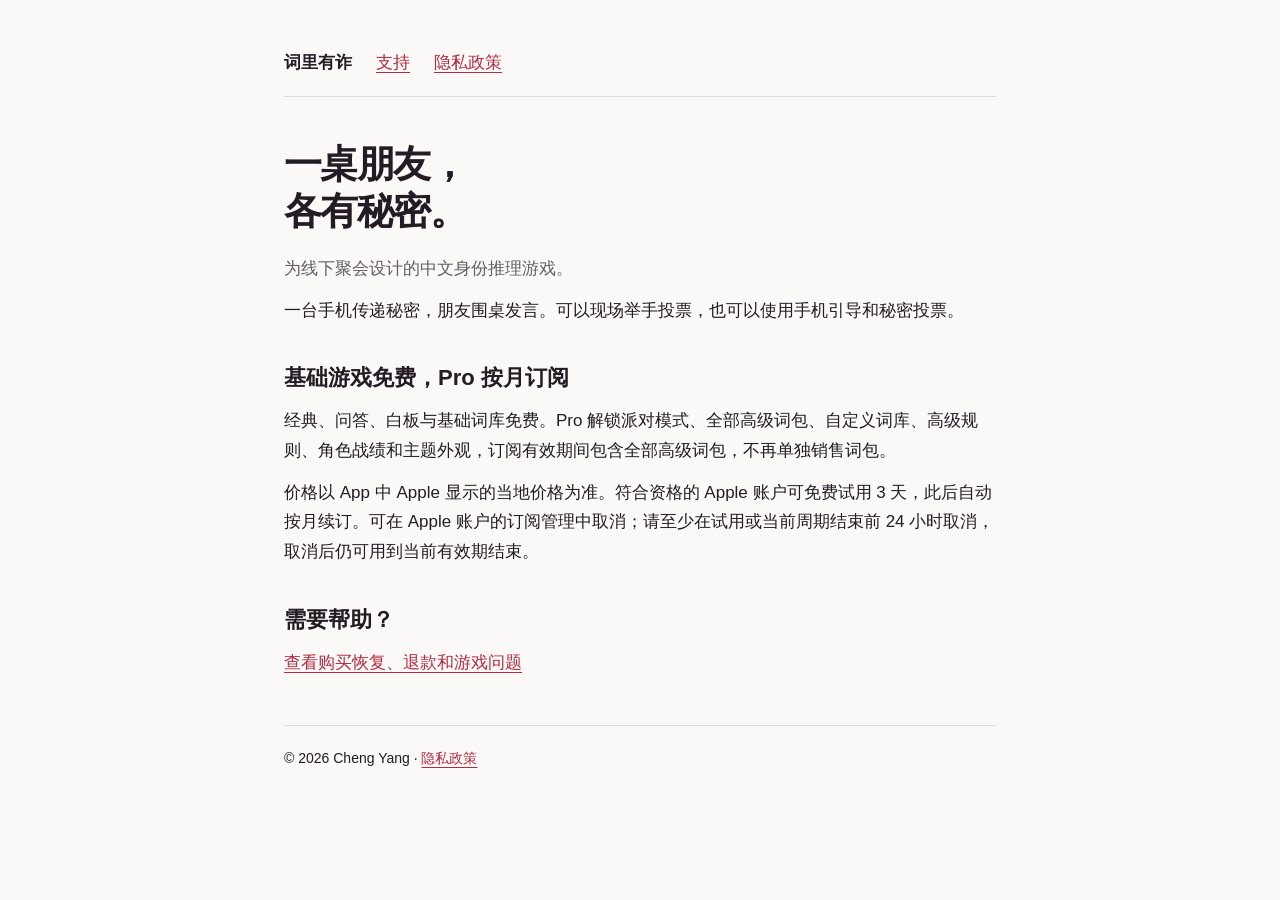
<file: index.html>
<!doctype html><html lang="zh-Hans"><head><meta charset="utf-8"><meta name="viewport" content="width=device-width,initial-scale=1"><title>词里有诈 · 支持</title><link rel="stylesheet" href="site.css"></head><body><main><nav><strong>词里有诈</strong><a href="support/">支持</a><a href="privacy/">隐私政策</a></nav><h1>一桌朋友，<br>各有秘密。</h1><p class="sub">为线下聚会设计的中文身份推理游戏。</p><p>一台手机传递秘密，朋友围桌发言。可以现场举手投票，也可以使用手机引导和秘密投票。</p><h2>基础游戏免费，Pro 按月订阅</h2><p>经典、问答、白板与基础词库免费。Pro 解锁派对模式、全部高级词包、自定义词库、高级规则、角色战绩和主题外观，订阅有效期间包含全部高级词包，不再单独销售词包。</p><p>价格以 App 中 Apple 显示的当地价格为准。符合资格的 Apple 账户可免费试用 3 天，此后自动按月续订。可在 Apple 账户的订阅管理中取消；请至少在试用或当前周期结束前 24 小时取消，取消后仍可用到当前有效期结束。</p><h2>需要帮助？</h2><p><a href="support/">查看购买恢复、退款和游戏问题</a></p><footer>© 2026 Cheng Yang · <a href="privacy/">隐私政策</a></footer></main></body></html>
</file>
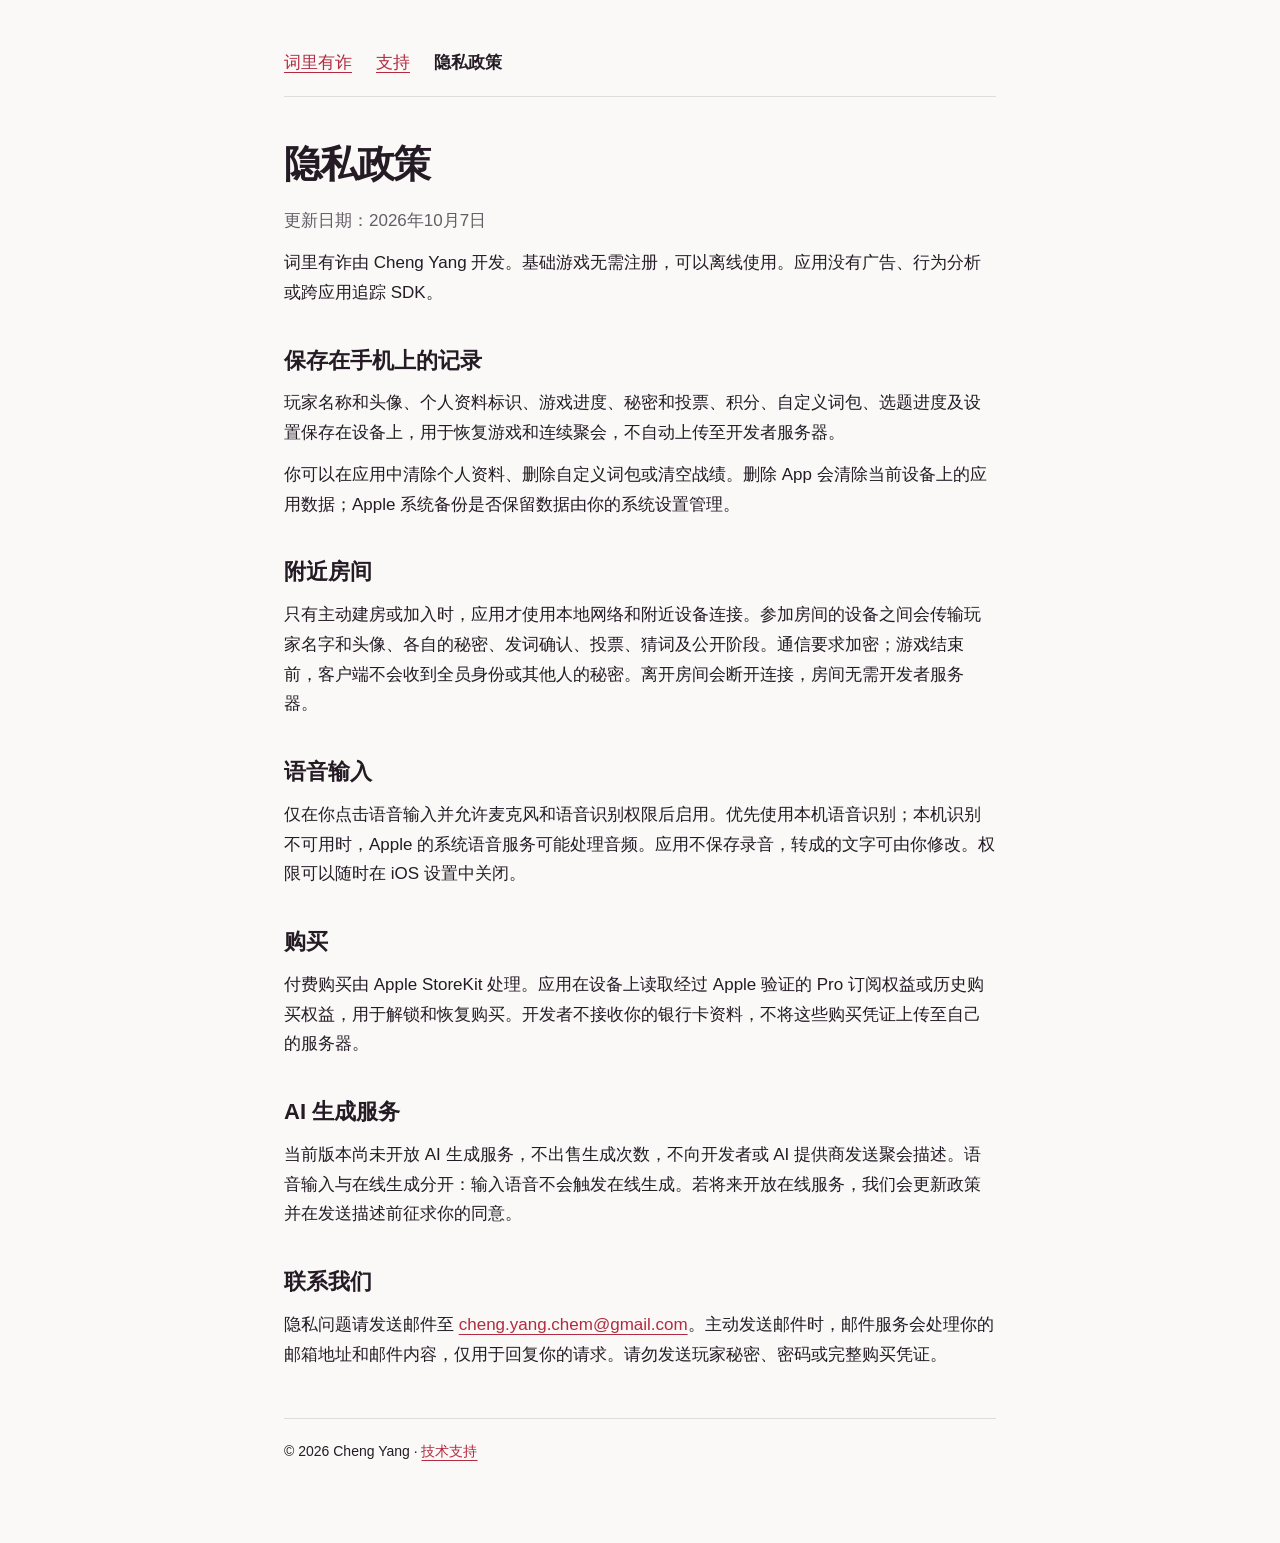
<file: privacy/index.html>
<!doctype html><html lang="zh-Hans"><head><meta charset="utf-8"><meta name="viewport" content="width=device-width,initial-scale=1"><title>词里有诈 · 隐私政策</title><link rel="stylesheet" href="../site.css"></head><body><main><nav><a href="../">词里有诈</a><a href="../support/">支持</a><strong>隐私政策</strong></nav><h1>隐私政策</h1><p class="sub">更新日期：2026年10月7日</p><p>词里有诈由 Cheng Yang 开发。基础游戏无需注册，可以离线使用。应用没有广告、行为分析或跨应用追踪 SDK。</p><h2>保存在手机上的记录</h2><p>玩家名称和头像、个人资料标识、游戏进度、秘密和投票、积分、自定义词包、选题进度及设置保存在设备上，用于恢复游戏和连续聚会，不自动上传至开发者服务器。</p><p>你可以在应用中清除个人资料、删除自定义词包或清空战绩。删除 App 会清除当前设备上的应用数据；Apple 系统备份是否保留数据由你的系统设置管理。</p><h2>附近房间</h2><p>只有主动建房或加入时，应用才使用本地网络和附近设备连接。参加房间的设备之间会传输玩家名字和头像、各自的秘密、发词确认、投票、猜词及公开阶段。通信要求加密；游戏结束前，客户端不会收到全员身份或其他人的秘密。离开房间会断开连接，房间无需开发者服务器。</p><h2>语音输入</h2><p>仅在你点击语音输入并允许麦克风和语音识别权限后启用。优先使用本机语音识别；本机识别不可用时，Apple 的系统语音服务可能处理音频。应用不保存录音，转成的文字可由你修改。权限可以随时在 iOS 设置中关闭。</p><h2>购买</h2><p>付费购买由 Apple StoreKit 处理。应用在设备上读取经过 Apple 验证的 Pro 订阅权益或历史购买权益，用于解锁和恢复购买。开发者不接收你的银行卡资料，不将这些购买凭证上传至自己的服务器。</p><h2>AI 生成服务</h2><p>当前版本尚未开放 AI 生成服务，不出售生成次数，不向开发者或 AI 提供商发送聚会描述。语音输入与在线生成分开：输入语音不会触发在线生成。若将来开放在线服务，我们会更新政策并在发送描述前征求你的同意。</p><h2>联系我们</h2><p>隐私问题请发送邮件至 <a href="mailto:cheng.yang.chem@gmail.com?subject=词里有诈隐私">cheng.yang.chem@gmail.com</a>。主动发送邮件时，邮件服务会处理你的邮箱地址和邮件内容，仅用于回复你的请求。请勿发送玩家秘密、密码或完整购买凭证。</p><footer>© 2026 Cheng Yang · <a href="../support/">技术支持</a></footer></main></body></html>
</file>
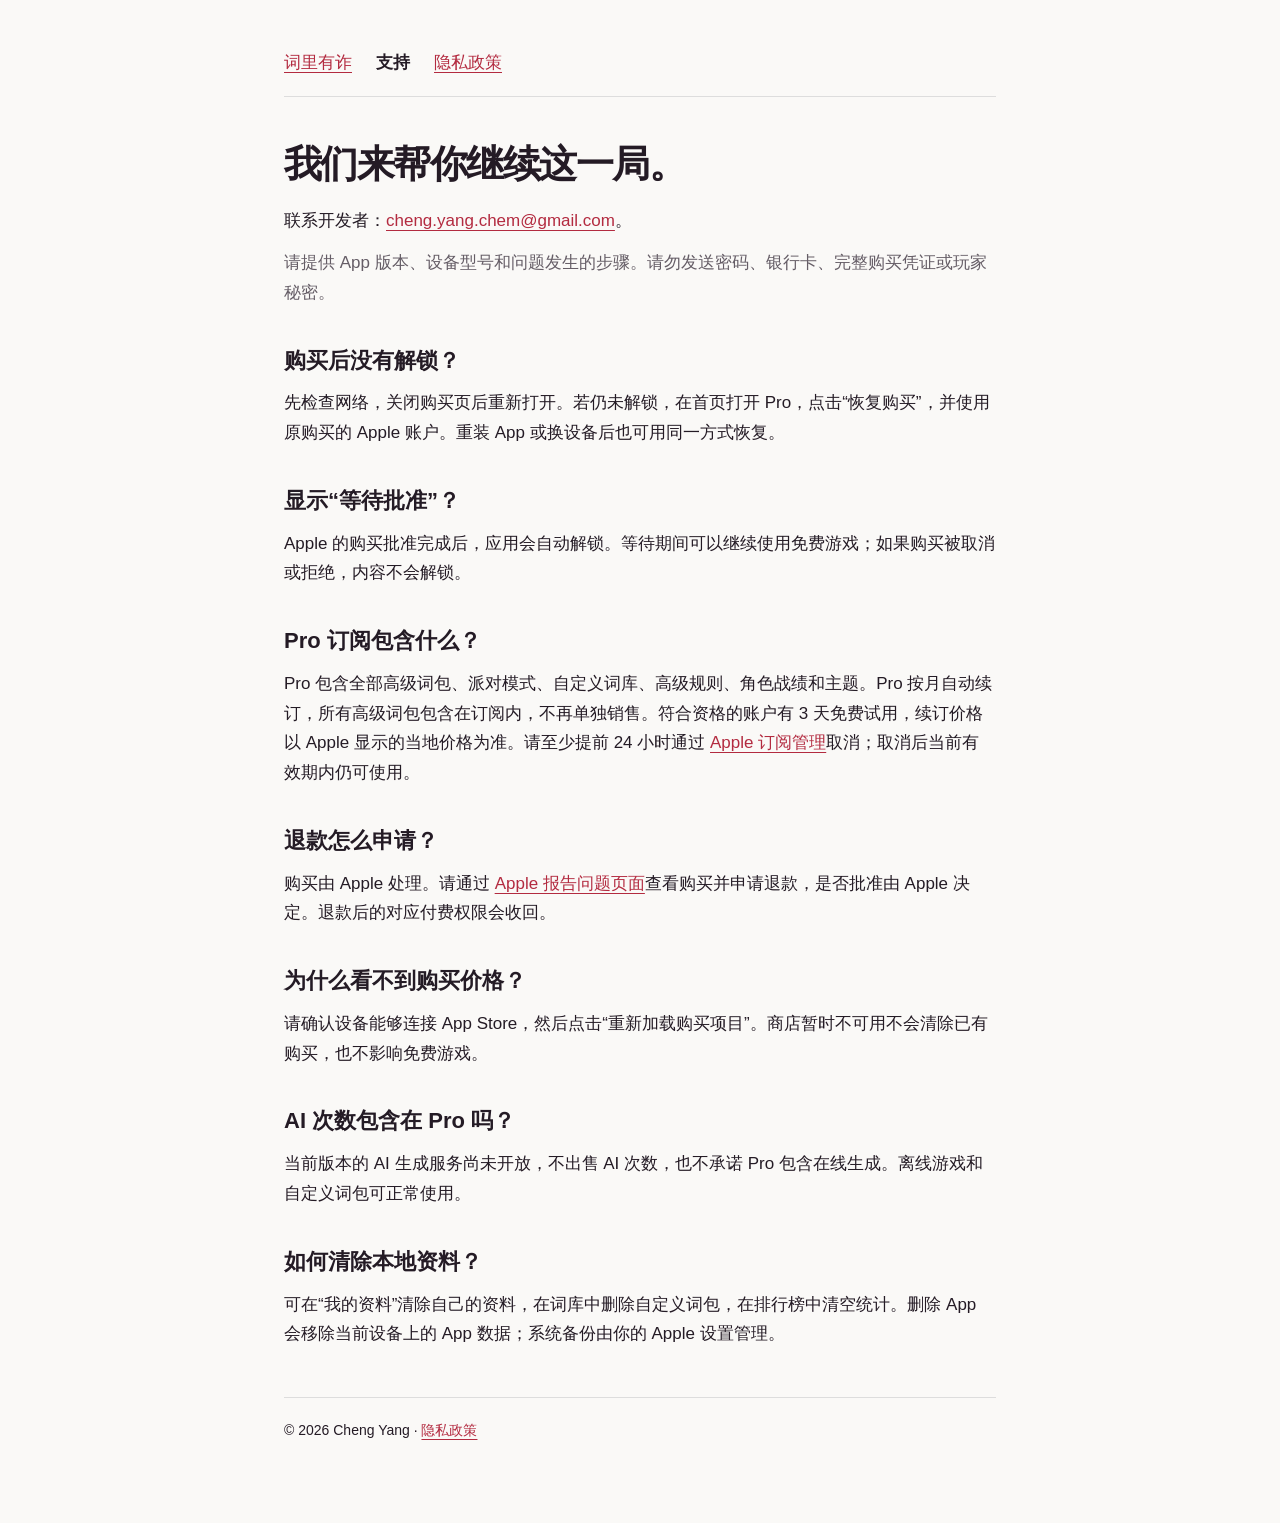
<file: support/index.html>
<!doctype html><html lang="zh-Hans"><head><meta charset="utf-8"><meta name="viewport" content="width=device-width,initial-scale=1"><title>词里有诈 · 技术支持</title><link rel="stylesheet" href="../site.css"></head><body><main><nav><a href="../">词里有诈</a><strong>支持</strong><a href="../privacy/">隐私政策</a></nav><h1>我们来帮你继续这一局。</h1><p>联系开发者：<a href="mailto:cheng.yang.chem@gmail.com?subject=词里有诈支持">cheng.yang.chem@gmail.com</a>。</p><p class="sub">请提供 App 版本、设备型号和问题发生的步骤。请勿发送密码、银行卡、完整购买凭证或玩家秘密。</p><h2>购买后没有解锁？</h2><p>先检查网络，关闭购买页后重新打开。若仍未解锁，在首页打开 Pro，点击“恢复购买”，并使用原购买的 Apple 账户。重装 App 或换设备后也可用同一方式恢复。</p><h2>显示“等待批准”？</h2><p>Apple 的购买批准完成后，应用会自动解锁。等待期间可以继续使用免费游戏；如果购买被取消或拒绝，内容不会解锁。</p><h2>Pro 订阅包含什么？</h2><p>Pro 包含全部高级词包、派对模式、自定义词库、高级规则、角色战绩和主题。Pro 按月自动续订，所有高级词包包含在订阅内，不再单独销售。符合资格的账户有 3 天免费试用，续订价格以 Apple 显示的当地价格为准。请至少提前 24 小时通过 <a href="https://apps.apple.com/account/subscriptions">Apple 订阅管理</a>取消；取消后当前有效期内仍可使用。</p><h2>退款怎么申请？</h2><p>购买由 Apple 处理。请通过 <a href="https://reportaproblem.apple.com/">Apple 报告问题页面</a>查看购买并申请退款，是否批准由 Apple 决定。退款后的对应付费权限会收回。</p><h2>为什么看不到购买价格？</h2><p>请确认设备能够连接 App Store，然后点击“重新加载购买项目”。商店暂时不可用不会清除已有购买，也不影响免费游戏。</p><h2>AI 次数包含在 Pro 吗？</h2><p>当前版本的 AI 生成服务尚未开放，不出售 AI 次数，也不承诺 Pro 包含在线生成。离线游戏和自定义词包可正常使用。</p><h2>如何清除本地资料？</h2><p>可在“我的资料”清除自己的资料，在词库中删除自定义词包，在排行榜中清空统计。删除 App 会移除当前设备上的 App 数据；系统备份由你的 Apple 设置管理。</p><footer>© 2026 Cheng Yang · <a href="../privacy/">隐私政策</a></footer></main></body></html>
</file>
<file: site.css>
:root{color-scheme:light dark;--ink:#241b25;--paper:#faf9f7;--accent:#b32b40;--muted:#655d66}*{box-sizing:border-box}body{margin:0;background:var(--paper);color:var(--ink);font:17px/1.75 -apple-system,BlinkMacSystemFont,"PingFang SC",sans-serif}main{max-width:760px;margin:auto;padding:48px 24px 80px}nav{display:flex;gap:24px;border-bottom:1px solid #ddd;padding-bottom:18px;margin-bottom:44px}a{color:var(--accent);text-underline-offset:4px}h1{font-size:38px;line-height:1.25;letter-spacing:-.04em;margin:0 0 18px}h2{font-size:22px;line-height:1.4;margin:38px 0 10px}p{margin:12px 0}.sub{color:var(--muted)}footer{margin-top:48px;border-top:1px solid #ddd;padding-top:20px;font-size:14px}li{margin:10px 0}@media(prefers-color-scheme:dark){:root{--ink:#f4f0f4;--paper:#201b22;--accent:#ff899b;--muted:#bbb2bd}nav,footer{border-color:#49414c}}@media(max-width:500px){main{padding-top:28px}h1{font-size:30px}}:focus-visible{outline:3px solid var(--accent);outline-offset:5px}
</file>
